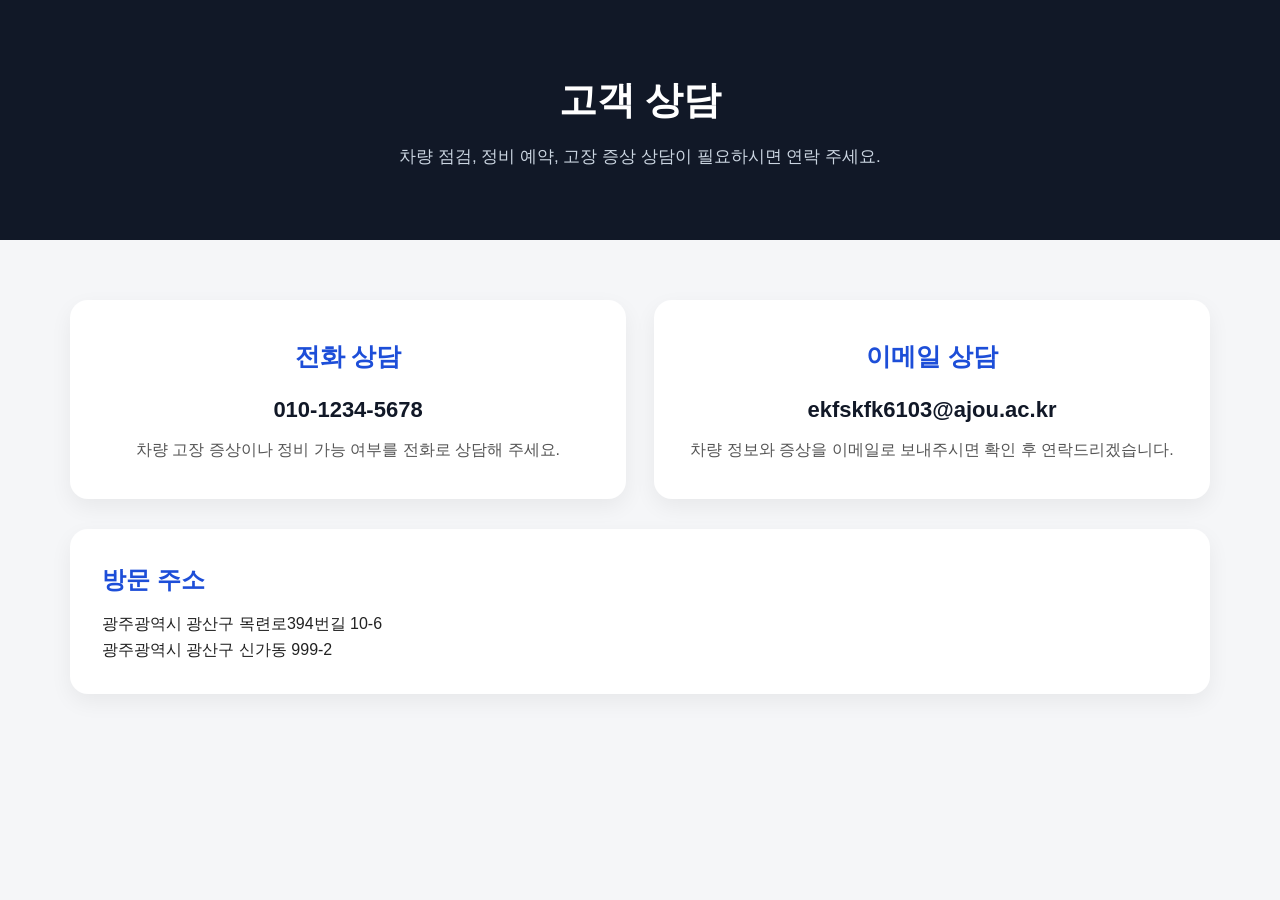
<file: contact.html>
<!DOCTYPE html>
<html lang="ko">
<head>
  <meta charset="UTF-8">
  <meta name="viewport" content="width=device-width, initial-scale=1.0">
  <title>고객 상담</title>
  <link rel="stylesheet" href="style.css">
</head>

<body>

  <header class="sub-header">
    <h1>고객 상담</h1>
    <p>차량 점검, 정비 예약, 고장 증상 상담이 필요하시면 연락 주세요.</p>
  </header>

  <main class="page-section">
    <div class="contact-box">
      <div class="contact-card">
        <h2>전화 상담</h2>
        <p><a href="tel:010-1234-5678">010-1234-5678</a></p>
        <span>차량 고장 증상이나 정비 가능 여부를 전화로 상담해 주세요.</span>
      </div>

      <div class="contact-card">
        <h2>이메일 상담</h2>
        <p><a href="mailto:ekfskfk6103@ajou.ac.kr">ekfskfk6103@ajou.ac.kr</a></p>
        <span>차량 정보와 증상을 이메일로 보내주시면 확인 후 연락드리겠습니다.</span>
      </div>
    </div>

    <div class="contact-notice">
      <h2>방문 주소</h2>
      <p>광주광역시 광산구 목련로394번길 10-6</p>
      <p>광주광역시 광산구 신가동 999-2</p>
    </div>
  </main>

</body>
</html>
</file>
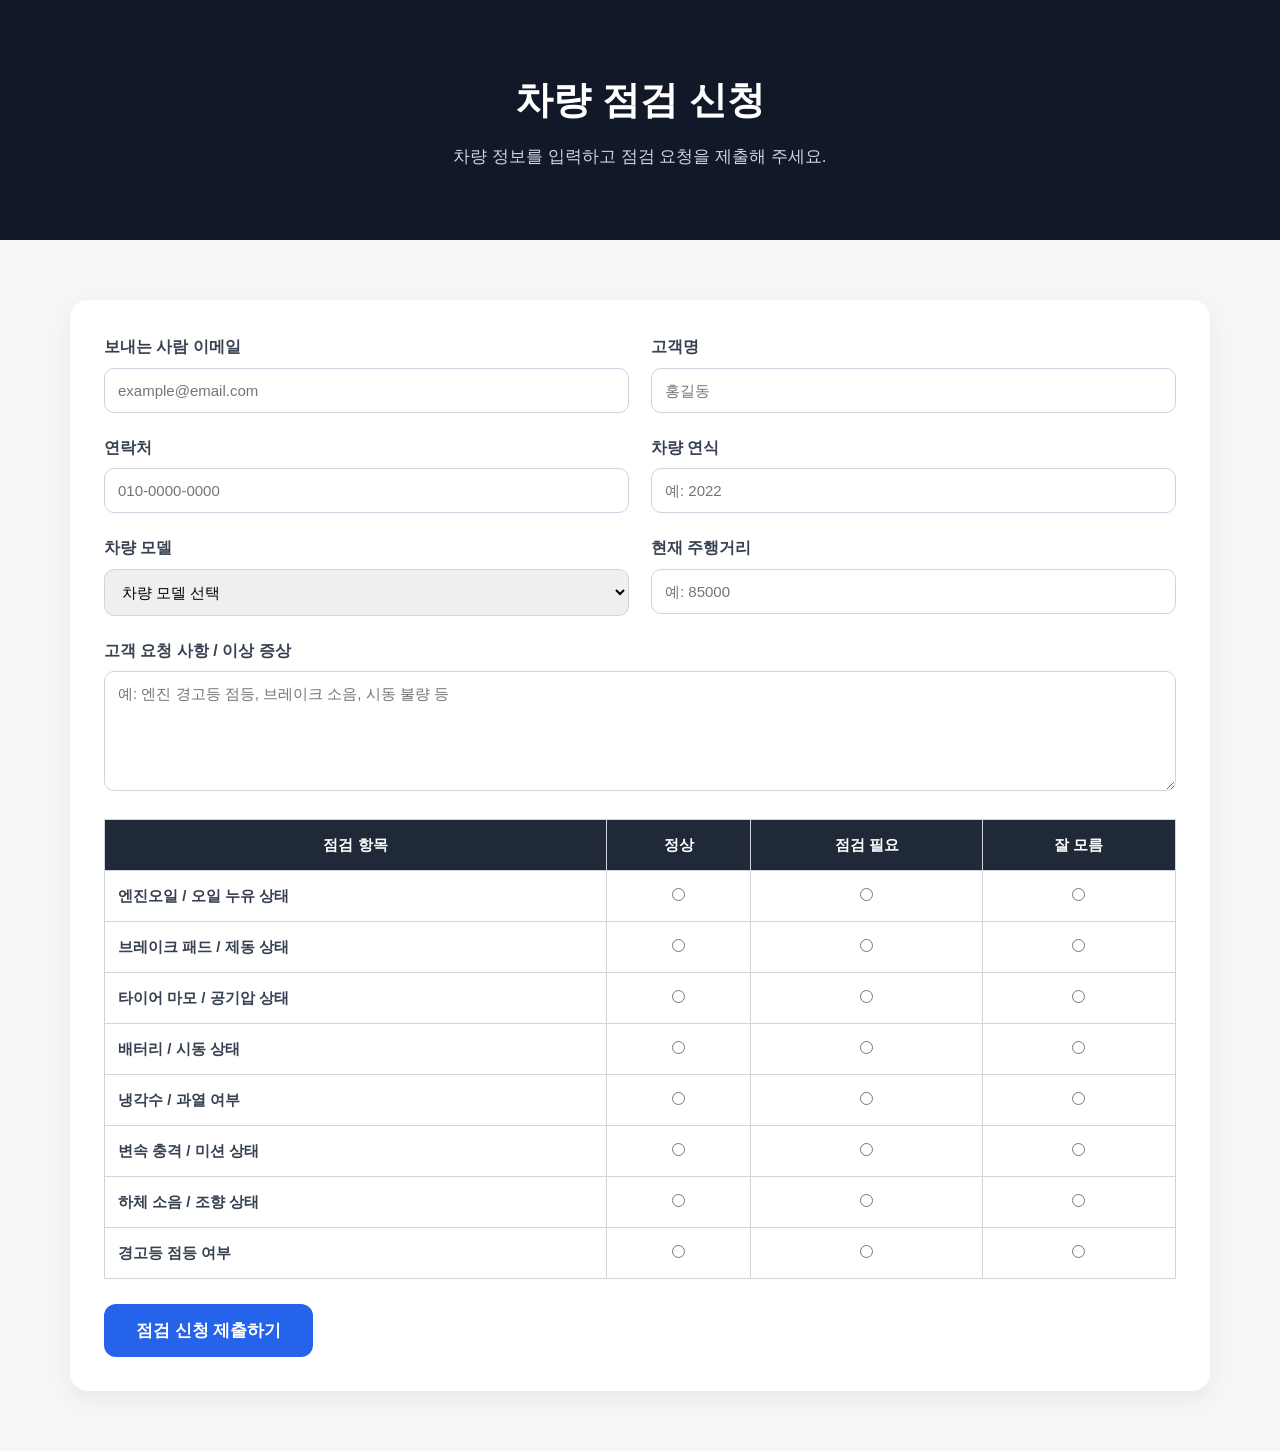
<file: inspection.html>
<!DOCTYPE html>
<html lang="ko">
<head>
  <meta charset="UTF-8">
  <meta name="viewport" content="width=device-width, initial-scale=1.0">
  <title>차량 점검 신청</title>
  <link rel="stylesheet" href="style.css">
</head>

<body>

  <header class="sub-header">
    <h1>차량 점검 신청</h1>
    <p>차량 정보를 입력하고 점검 요청을 제출해 주세요.</p>
  </header>

  <main class="page-section">
    <form class="form-box" action="mailto:ekfskfk6103@ajou.ac.kr" method="post" enctype="text/plain">

      <div class="form-grid">
        <div class="form-group">
          <label>보내는 사람 이메일</label>
          <input type="email" name="보내는 사람 이메일" placeholder="example@email.com" required>
        </div>

        <div class="form-group">
          <label>고객명</label>
          <input type="text" name="고객명" placeholder="홍길동" required>
        </div>

        <div class="form-group">
          <label>연락처</label>
          <input type="tel" name="연락처" placeholder="010-0000-0000" required>
        </div>

        <div class="form-group">
          <label>차량 연식</label>
          <input type="number" name="차량 연식" placeholder="예: 2022" required>
        </div>

        <div class="form-group">
          <label>차량 모델</label>
          <select name="차량 모델" required>
            <option value="">차량 모델 선택</option>
            <option value="토레스">토레스</option>
            <option value="토레스 EVX">토레스 EVX</option>
            <option value="렉스턴">렉스턴</option>
            <option value="렉스턴 스포츠">렉스턴 스포츠</option>
            <option value="코란도">코란도</option>
            <option value="티볼리">티볼리</option>
            <option value="무쏘">무쏘</option>
            <option value="기타">기타</option>
          </select>
        </div>

        <div class="form-group">
          <label>현재 주행거리</label>
          <input type="number" name="현재 주행거리" placeholder="예: 85000" required>
        </div>

        <div class="form-group full">
          <label>고객 요청 사항 / 이상 증상</label>
          <textarea name="고객 요청 사항" placeholder="예: 엔진 경고등 점등, 브레이크 소음, 시동 불량 등"></textarea>
        </div>
      </div>

      <table class="check-table">
        <thead>
          <tr>
            <th>점검 항목</th>
            <th>정상</th>
            <th>점검 필요</th>
            <th>잘 모름</th>
          </tr>
        </thead>

        <tbody>
          <tr>
            <td>엔진오일 / 오일 누유 상태</td>
            <td><input type="radio" name="엔진오일 상태" value="정상"></td>
            <td><input type="radio" name="엔진오일 상태" value="점검 필요"></td>
            <td><input type="radio" name="엔진오일 상태" value="잘 모름"></td>
          </tr>

          <tr>
            <td>브레이크 패드 / 제동 상태</td>
            <td><input type="radio" name="브레이크 상태" value="정상"></td>
            <td><input type="radio" name="브레이크 상태" value="점검 필요"></td>
            <td><input type="radio" name="브레이크 상태" value="잘 모름"></td>
          </tr>

          <tr>
            <td>타이어 마모 / 공기압 상태</td>
            <td><input type="radio" name="타이어 상태" value="정상"></td>
            <td><input type="radio" name="타이어 상태" value="점검 필요"></td>
            <td><input type="radio" name="타이어 상태" value="잘 모름"></td>
          </tr>

          <tr>
            <td>배터리 / 시동 상태</td>
            <td><input type="radio" name="배터리 상태" value="정상"></td>
            <td><input type="radio" name="배터리 상태" value="점검 필요"></td>
            <td><input type="radio" name="배터리 상태" value="잘 모름"></td>
          </tr>

          <tr>
            <td>냉각수 / 과열 여부</td>
            <td><input type="radio" name="냉각수 상태" value="정상"></td>
            <td><input type="radio" name="냉각수 상태" value="점검 필요"></td>
            <td><input type="radio" name="냉각수 상태" value="잘 모름"></td>
          </tr>

          <tr>
            <td>변속 충격 / 미션 상태</td>
            <td><input type="radio" name="미션 상태" value="정상"></td>
            <td><input type="radio" name="미션 상태" value="점검 필요"></td>
            <td><input type="radio" name="미션 상태" value="잘 모름"></td>
          </tr>

          <tr>
            <td>하체 소음 / 조향 상태</td>
            <td><input type="radio" name="하체 조향 상태" value="정상"></td>
            <td><input type="radio" name="하체 조향 상태" value="점검 필요"></td>
            <td><input type="radio" name="하체 조향 상태" value="잘 모름"></td>
          </tr>

          <tr>
            <td>경고등 점등 여부</td>
            <td><input type="radio" name="경고등 상태" value="정상"></td>
            <td><input type="radio" name="경고등 상태" value="점검 필요"></td>
            <td><input type="radio" name="경고등 상태" value="잘 모름"></td>
          </tr>
        </tbody>
      </table>

      <button type="submit" class="submit-btn">점검 신청 제출하기</button>
    </form>
  </main>

</body>
</html>
</file>
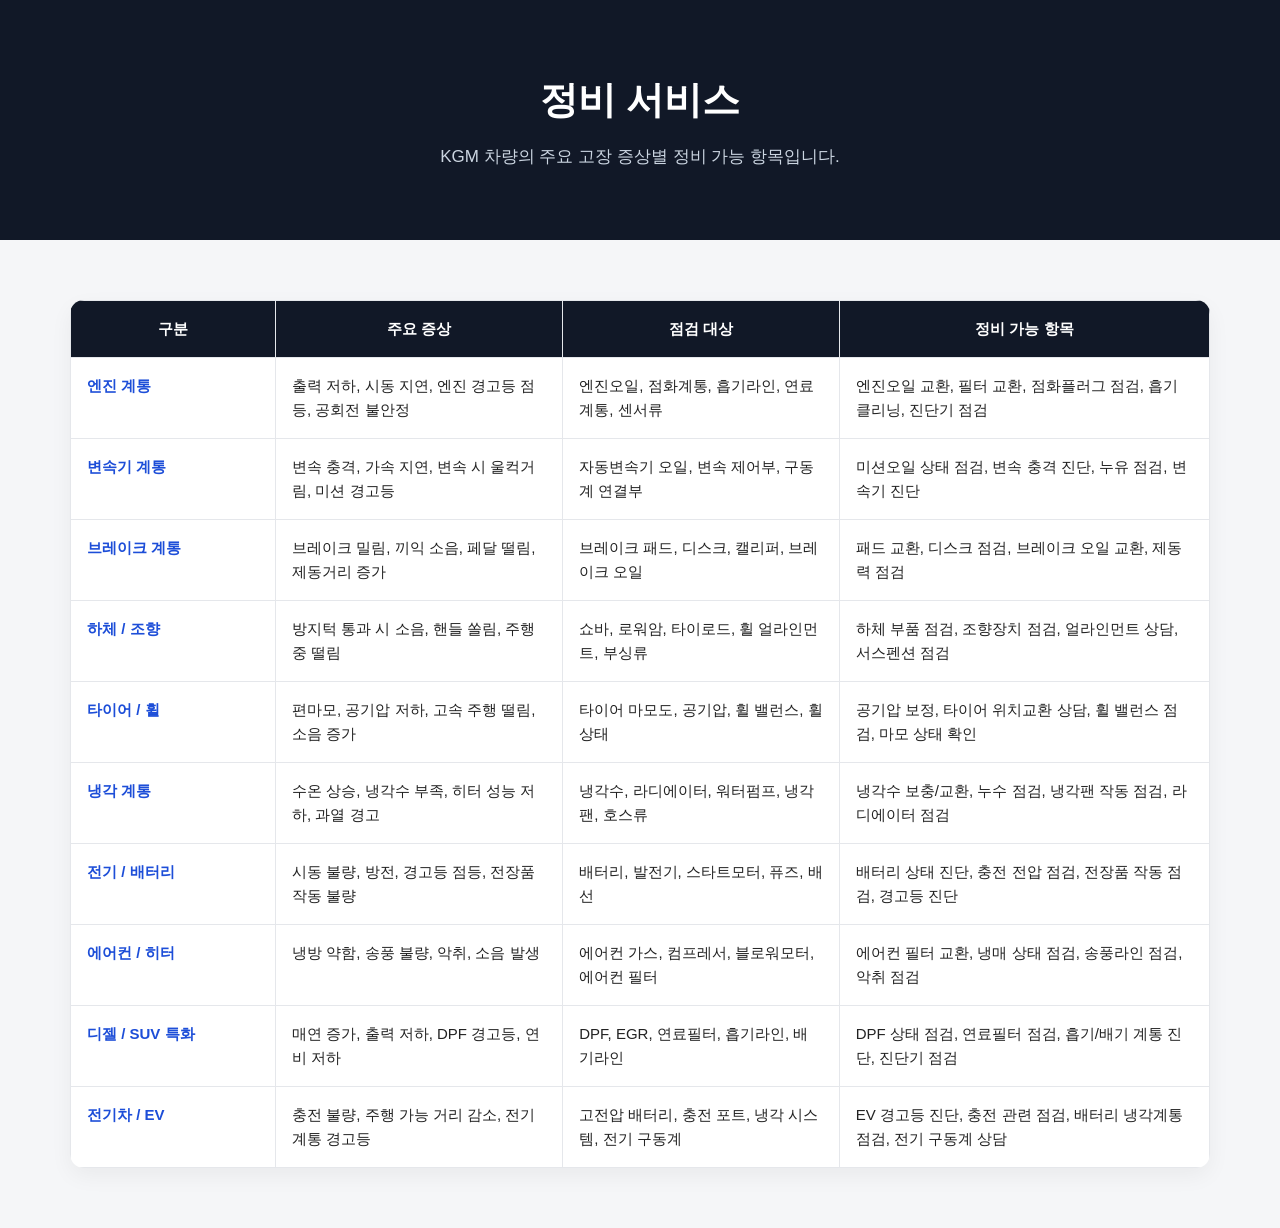
<file: repair.html>
<!DOCTYPE html>
<html lang="ko">
<head>
  <meta charset="UTF-8">
  <meta name="viewport" content="width=device-width, initial-scale=1.0">
  <title>정비 서비스</title>
  <link rel="stylesheet" href="style.css">
</head>

<body>

  <header class="sub-header">
    <h1>정비 서비스</h1>
    <p>KGM 차량의 주요 고장 증상별 정비 가능 항목입니다.</p>
  </header>

  <main class="page-section">
    <table class="repair-table">
      <thead>
        <tr>
          <th>구분</th>
          <th>주요 증상</th>
          <th>점검 대상</th>
          <th>정비 가능 항목</th>
        </tr>
      </thead>

      <tbody>
        <tr>
          <td>엔진 계통</td>
          <td>출력 저하, 시동 지연, 엔진 경고등 점등, 공회전 불안정</td>
          <td>엔진오일, 점화계통, 흡기라인, 연료계통, 센서류</td>
          <td>엔진오일 교환, 필터 교환, 점화플러그 점검, 흡기 클리닝, 진단기 점검</td>
        </tr>

        <tr>
          <td>변속기 계통</td>
          <td>변속 충격, 가속 지연, 변속 시 울컥거림, 미션 경고등</td>
          <td>자동변속기 오일, 변속 제어부, 구동계 연결부</td>
          <td>미션오일 상태 점검, 변속 충격 진단, 누유 점검, 변속기 진단</td>
        </tr>

        <tr>
          <td>브레이크 계통</td>
          <td>브레이크 밀림, 끼익 소음, 페달 떨림, 제동거리 증가</td>
          <td>브레이크 패드, 디스크, 캘리퍼, 브레이크 오일</td>
          <td>패드 교환, 디스크 점검, 브레이크 오일 교환, 제동력 점검</td>
        </tr>

        <tr>
          <td>하체 / 조향</td>
          <td>방지턱 통과 시 소음, 핸들 쏠림, 주행 중 떨림</td>
          <td>쇼바, 로워암, 타이로드, 휠 얼라인먼트, 부싱류</td>
          <td>하체 부품 점검, 조향장치 점검, 얼라인먼트 상담, 서스펜션 점검</td>
        </tr>

        <tr>
          <td>타이어 / 휠</td>
          <td>편마모, 공기압 저하, 고속 주행 떨림, 소음 증가</td>
          <td>타이어 마모도, 공기압, 휠 밸런스, 휠 상태</td>
          <td>공기압 보정, 타이어 위치교환 상담, 휠 밸런스 점검, 마모 상태 확인</td>
        </tr>

        <tr>
          <td>냉각 계통</td>
          <td>수온 상승, 냉각수 부족, 히터 성능 저하, 과열 경고</td>
          <td>냉각수, 라디에이터, 워터펌프, 냉각팬, 호스류</td>
          <td>냉각수 보충/교환, 누수 점검, 냉각팬 작동 점검, 라디에이터 점검</td>
        </tr>

        <tr>
          <td>전기 / 배터리</td>
          <td>시동 불량, 방전, 경고등 점등, 전장품 작동 불량</td>
          <td>배터리, 발전기, 스타트모터, 퓨즈, 배선</td>
          <td>배터리 상태 진단, 충전 전압 점검, 전장품 작동 점검, 경고등 진단</td>
        </tr>

        <tr>
          <td>에어컨 / 히터</td>
          <td>냉방 약함, 송풍 불량, 악취, 소음 발생</td>
          <td>에어컨 가스, 컴프레서, 블로워모터, 에어컨 필터</td>
          <td>에어컨 필터 교환, 냉매 상태 점검, 송풍라인 점검, 악취 점검</td>
        </tr>

        <tr>
          <td>디젤 / SUV 특화</td>
          <td>매연 증가, 출력 저하, DPF 경고등, 연비 저하</td>
          <td>DPF, EGR, 연료필터, 흡기라인, 배기라인</td>
          <td>DPF 상태 점검, 연료필터 점검, 흡기/배기 계통 진단, 진단기 점검</td>
        </tr>

        <tr>
          <td>전기차 / EV</td>
          <td>충전 불량, 주행 가능 거리 감소, 전기계통 경고등</td>
          <td>고전압 배터리, 충전 포트, 냉각 시스템, 전기 구동계</td>
          <td>EV 경고등 진단, 충전 관련 점검, 배터리 냉각계통 점검, 전기 구동계 상담</td>
        </tr>
      </tbody>
    </table>
  </main>

</body>
</html>
</file>
<file: style.css>
* {
  margin: 0;
  padding: 0;
  box-sizing: border-box;
}

body {
  font-family: "Malgun Gothic", Arial, sans-serif;
  color: #222;
  background-color: #f5f6f8;
  line-height: 1.6;
}

/* 메인 상단 */
.main-hero {
  position: relative;
  width: 100%;
  height: 560px;
  overflow: hidden;
  background-color: #111827;
}

.slider {
  position: absolute;
  width: 100%;
  height: 100%;
}

.slider img {
  position: absolute;
  width: 100%;
  height: 100%;
  object-fit: cover;
  object-position: center;
  opacity: 0;
  animation: imageSlide 10s infinite;
}

.slider img:nth-child(1) {
  animation-delay: 0s;
}

.slider img:nth-child(2) {
  animation-delay: 2s;
}

.slider img:nth-child(3) {
  animation-delay: 4s;
}

.slider img:nth-child(4) {
  animation-delay: 6s;
}

.slider img:nth-child(5) {
  animation-delay: 8s;
}

@keyframes imageSlide {
  0% {
    opacity: 0;
  }

  5% {
    opacity: 1;
  }

  20% {
    opacity: 1;
  }

  25% {
    opacity: 0;
  }

  100% {
    opacity: 0;
  }
}

.hero-overlay {
  position: relative;
  z-index: 2;
  width: 100%;
  height: 100%;
  background: rgba(0, 0, 0, 0.38);
  color: white;
  display: flex;
  flex-direction: column;
  align-items: center;
  justify-content: center;
  text-align: center;
  padding: 24px;
}

.hero-overlay h1 {
  font-size: 46px;
  margin-bottom: 12px;
  letter-spacing: -1px;
}

.hero-overlay p {
  font-size: 20px;
  color: #e5e7eb;
}

/* 위치 */
.location-section {
  display: flex;
  justify-content: flex-end;
  padding: 36px 70px;
  background-color: white;
}

.location-box {
  width: 430px;
  background-color: #f1f5f9;
  padding: 28px;
  border-radius: 16px;
  border-left: 6px solid #2563eb;
  box-shadow: 0 8px 18px rgba(0, 0, 0, 0.06);
}

.location-box h2 {
  font-size: 24px;
  margin-bottom: 14px;
  color: #111827;
}

.location-box p {
  font-size: 16px;
  color: #374151;
  margin-bottom: 8px;
}

/* 소개 */
.intro {
  padding: 60px 70px 30px;
  text-align: center;
}

.intro h2 {
  font-size: 32px;
  margin-bottom: 16px;
  color: #111827;
}

.intro p {
  max-width: 780px;
  margin: 0 auto;
  font-size: 17px;
  color: #555;
}

/* 메인 버튼 */
.service-buttons {
  display: flex;
  gap: 24px;
  padding: 40px 70px 70px;
}

.service-card {
  flex: 1;
  text-decoration: none;
  background-color: white;
  padding: 34px 26px;
  border-radius: 18px;
  box-shadow: 0 8px 20px rgba(0, 0, 0, 0.07);
  transition: 0.25s;
  color: #222;
  display: block;
}

.service-card:hover {
  transform: translateY(-6px);
  box-shadow: 0 14px 30px rgba(0, 0, 0, 0.12);
}

.service-card h3 {
  font-size: 23px;
  margin-bottom: 12px;
  color: #1d4ed8;
}

.service-card p {
  color: #555;
  font-size: 15px;
}

/* 서브 페이지 */
.sub-header {
  background-color: #111827;
  color: white;
  text-align: center;
  padding: 70px 24px;
}

.sub-header h1 {
  font-size: 38px;
  margin-bottom: 12px;
}

.sub-header p {
  font-size: 17px;
  color: #cbd5e1;
}

.page-section {
  padding: 60px 70px;
}

/* 폼 */
.form-box {
  background-color: white;
  padding: 34px;
  border-radius: 18px;
  box-shadow: 0 8px 22px rgba(0, 0, 0, 0.06);
}

.form-grid {
  display: grid;
  grid-template-columns: repeat(2, 1fr);
  gap: 22px;
  margin-bottom: 28px;
}

.form-group {
  display: flex;
  flex-direction: column;
}

.form-group label {
  font-weight: bold;
  margin-bottom: 8px;
  color: #374151;
}

.form-group input,
.form-group select,
.form-group textarea {
  padding: 13px;
  border: 1px solid #cbd5e1;
  border-radius: 10px;
  font-size: 15px;
  font-family: inherit;
}

.form-group textarea {
  min-height: 120px;
  resize: vertical;
}

.full {
  grid-column: 1 / 3;
}

.check-table {
  width: 100%;
  border-collapse: collapse;
  margin: 25px 0;
  background-color: white;
}

.check-table th,
.check-table td {
  border: 1px solid #d1d5db;
  padding: 13px;
  text-align: center;
  font-size: 15px;
}

.check-table th {
  background-color: #1f2937;
  color: white;
}

.check-table td:first-child {
  text-align: left;
  font-weight: bold;
  color: #374151;
}

.submit-btn {
  display: inline-block;
  border: none;
  background-color: #2563eb;
  color: white;
  padding: 15px 32px;
  border-radius: 12px;
  font-size: 17px;
  cursor: pointer;
  font-weight: bold;
}

.submit-btn:hover {
  background-color: #1d4ed8;
}

/* 정비 표 */
.repair-table {
  width: 100%;
  border-collapse: collapse;
  background-color: white;
  box-shadow: 0 8px 22px rgba(0, 0, 0, 0.05);
  border-radius: 14px;
  overflow: hidden;
}

.repair-table th,
.repair-table td {
  border: 1px solid #e5e7eb;
  padding: 16px;
  text-align: left;
  vertical-align: top;
  font-size: 15px;
}

.repair-table th {
  background-color: #111827;
  color: white;
  text-align: center;
}

.repair-table td:first-child {
  font-weight: bold;
  color: #1d4ed8;
  width: 18%;
}

/* 고객 상담 */
.contact-box {
  display: flex;
  gap: 28px;
}

.contact-card {
  flex: 1;
  background-color: white;
  padding: 36px;
  border-radius: 18px;
  box-shadow: 0 8px 22px rgba(0, 0, 0, 0.06);
  text-align: center;
}

.contact-card h2 {
  font-size: 25px;
  margin-bottom: 16px;
  color: #1d4ed8;
}

.contact-card p {
  font-size: 22px;
  margin-bottom: 10px;
}

.contact-card a {
  color: #111827;
  font-weight: bold;
  text-decoration: none;
}

.contact-card span {
  color: #555;
}

.contact-notice {
  margin-top: 30px;
  background-color: white;
  padding: 32px;
  border-radius: 18px;
  box-shadow: 0 8px 22px rgba(0, 0, 0, 0.06);
}

.contact-notice h2 {
  color: #1d4ed8;
  margin-bottom: 12px;
}

/* 푸터 */
.footer {
  background-color: #111827;
  color: #cbd5e1;
  text-align: center;
  padding: 26px;
}

/* 모바일 */
@media (max-width: 768px) {
  .main-hero {
    height: 420px;
  }

  .hero-overlay h1 {
    font-size: 30px;
  }

  .hero-overlay p {
    font-size: 16px;
  }

  .location-section {
    padding: 28px 24px;
    justify-content: center;
  }

  .location-box {
    width: 100%;
  }

  .intro {
    padding: 45px 24px 20px;
  }

  .service-buttons {
    flex-direction: column;
    padding: 30px 24px 50px;
  }

  .page-section {
    padding: 40px 24px;
  }

  .form-grid {
    grid-template-columns: 1fr;
  }

  .full {
    grid-column: 1;
  }

  .repair-table th,
  .repair-table td {
    padding: 10px;
    font-size: 13px;
  }

  .contact-box {
    flex-direction: column;
  }
}
</file>
